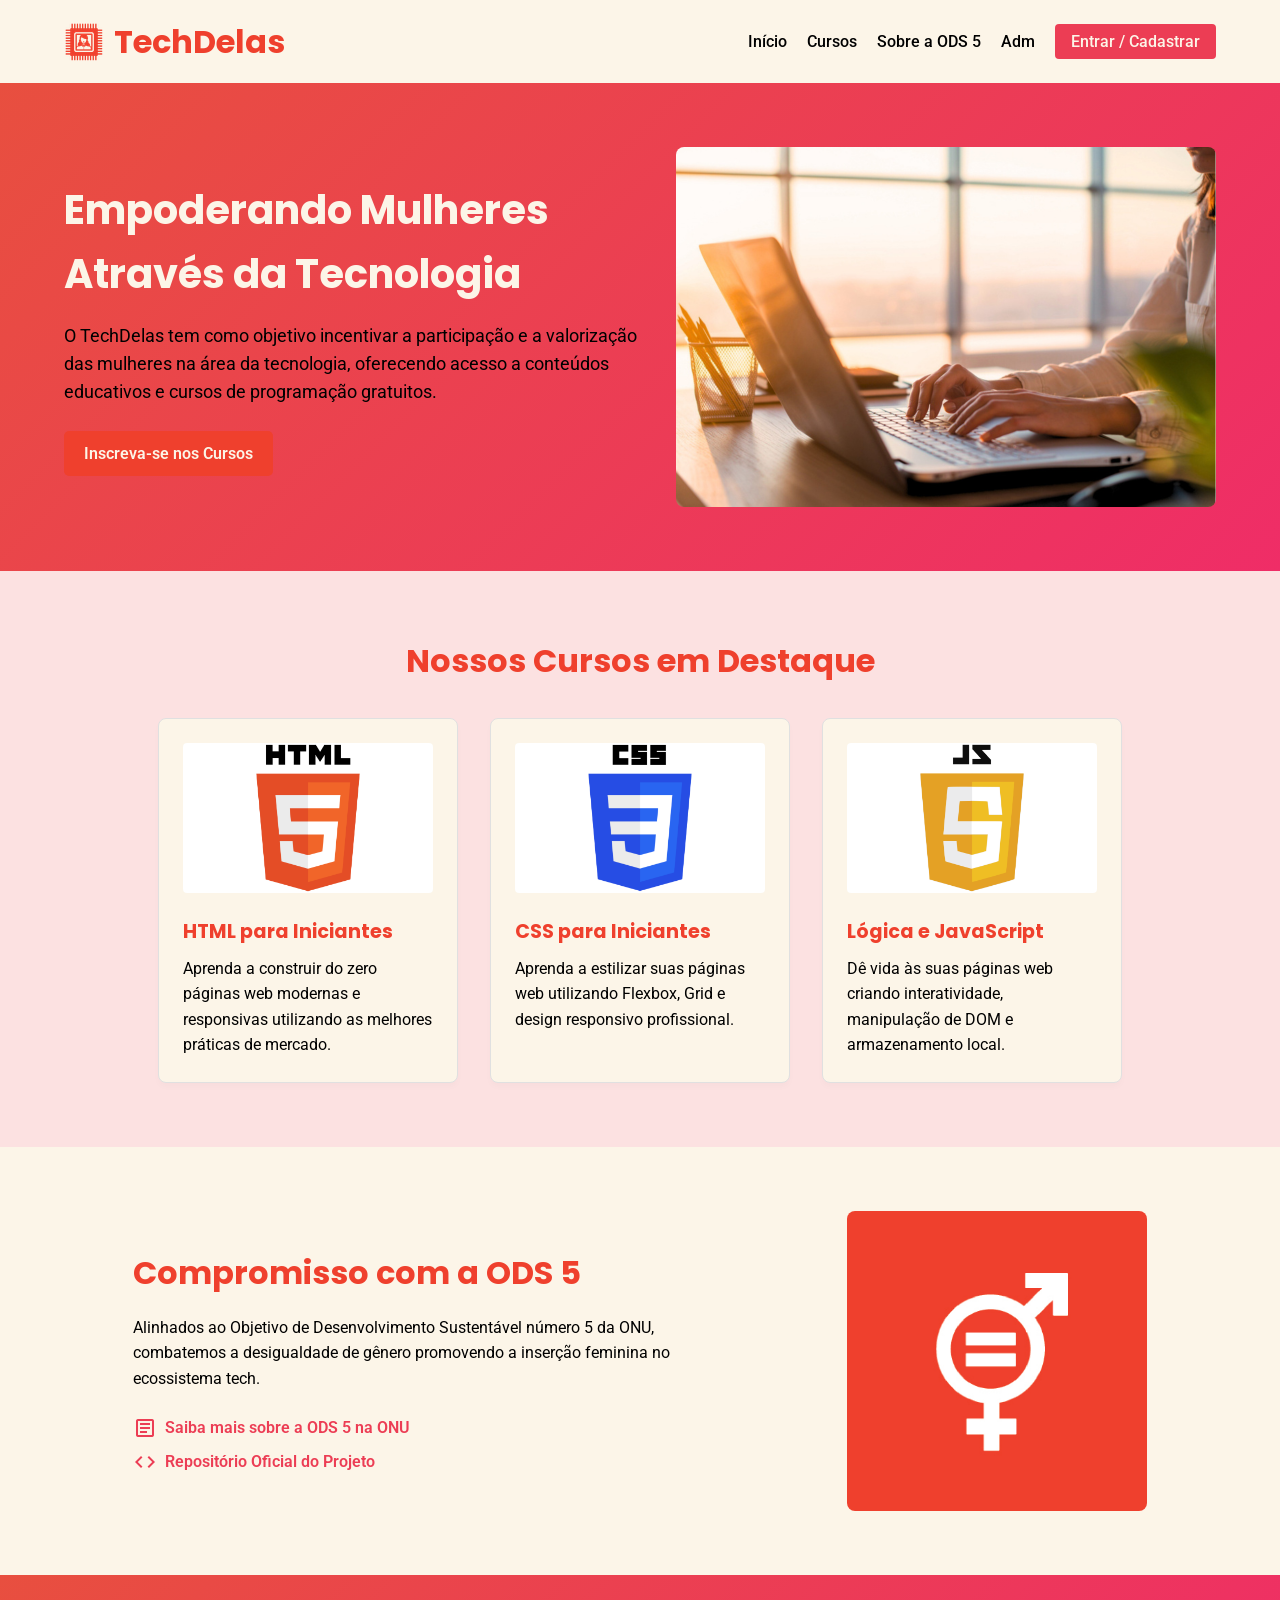
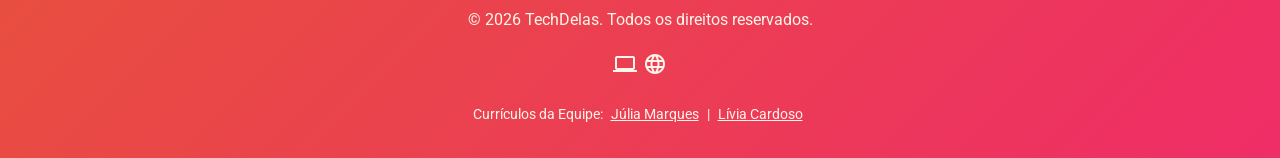
<file: index.html>
<!DOCTYPE html>
<html lang="pt-BR">
<head>
    <meta charset="UTF-8">
    <meta name="viewport" content="width=device-width, initial-scale=1.0">
    <title>TechDelas - Mulheres na Tecnologia</title>
    <link rel="preconnect" href="https://fonts.googleapis.com">
    <link rel="preconnect" href="https://fonts.gstatic.com" crossorigin>
    <link href="https://fonts.googleapis.com/css2?family=Poppins:wght@400;600;700&family=Roboto:wght@400;500&display=swap" rel="stylesheet">
    <link rel="stylesheet" href="css/style.css">
    <link href="https://fonts.googleapis.com/icon?family=Material+Icons+Outlined" rel="stylesheet">
</head>
<body>

    <!-- Cabeçalho -->
    <header>
        <div class="logo-container">
            <img src="imagens/icon.png" alt="Logotipo TechDelas" class="logo-img">
            <h1>TechDelas</h1>
        </div>
        <nav>
            <ul>
                <li><a href="#inicio">Início</a></li>
                <li><a href="#cursos">Cursos</a></li>
                <li><a href="#sobre">Sobre a ODS 5</a></li>
                <li><a href="adm.html">Adm</a></li>
                <li><a href="login.html" class="btn-login">Entrar / Cadastrar</a></li>
            </ul>
        </nav>
    </header>

    <!-- Conteúdo Principal -->
    <main>
        <section id="inicio" class="hero">
            <div class="hero-content">
                <h2>Empoderando Mulheres Através da Tecnologia</h2>
                <p>O TechDelas tem como objetivo incentivar a participação e a valorização das mulheres na área da tecnologia, oferecendo acesso a conteúdos educativos e cursos de programação gratuitos.</p>
                <a href="login.html" class="cta-link">Inscreva-se nos Cursos</a>
            </div>
            <img src="imagens/banner.png" alt="Mulheres programando juntas" class="banner-img">
        </section>

        <section id="cursos" class="courses">
            <h2>Nossos Cursos em Destaque</h2>
            <div class="course-grid">
                <article class="course-card">
                    <img src="imagens/curso-html.png" alt="Curso de HTML" class="course-img">
                    <h3>HTML para Iniciantes</h3>
                    <p>Aprenda a construir do zero páginas web modernas e responsivas utilizando as melhores práticas de mercado.</p>
                </article>

                 <article class="course-card">
                    <img src="imagens/curso-css.png" alt="Curso de CSS" class="course-img">
                    <h3>CSS para Iniciantes</h3>
                    <p>Aprenda a estilizar suas páginas web utilizando Flexbox, Grid e design responsivo profissional.</p>
                </article>

                <article class="course-card">
                    <img src="imagens/curso-js.png" alt="Curso de JavaScript" class="course-img">
                    <h3>Lógica e JavaScript</h3>
                    <p>Dê vida às suas páginas web criando interatividade, manipulação de DOM e armazenamento local.</p>
                </article>
            </div>
        </section>

        <section id="sobre" class="ods-section">
            <div class="ods-info">
                <h2>Compromisso com a ODS 5</h2>
                <p>Alinhados ao Objetivo de Desenvolvimento Sustentável número 5 da ONU, combatemos a desigualdade de gênero promovendo a inserção feminina no ecossistema tech.</p>
               <div class="links-uteis">
                <a href="https://brasil.un.org/pt-br/sdgs/5" target="_blank">
                    <span class="material-icons-outlined">article</span>  &nbsp;&nbsp;Saiba mais sobre a ODS 5 na ONU
                </a>
                <a href="https://github.com/liviacs07/Projeto1-TechDelas" target="_blank">
                    <span class="material-icons-outlined">code</span>  &nbsp;&nbsp;Repositório Oficial do Projeto
                </a>
            </div>
            </div>
            <img src="imagens/ods5-igualdade.jpg" alt="Ícone representativo da ODS 5" class="ods-img">
        </section>
    </main>

    <!-- Rodapé -->
    <footer>
        <div class="footer-content">
            <p>&copy; 2026 TechDelas. Todos os direitos reservados.</p>
            <div class="icones-sociais">
                <span class="material-icons-outlined">computer</span>
                <span class="material-icons-outlined">language</span>
            </div>
            <div class="curriculos-integrantes">
                <span>Currículos da Equipe:</span>
                <a href="cvj/cvj.html" target="_blank">Júlia Marques</a> |
                <a href="cvl/cvl.html" target="_blank">Lívia Cardoso</a>
            </div>
        </div>
    </footer>

</body>
</html>
</file>
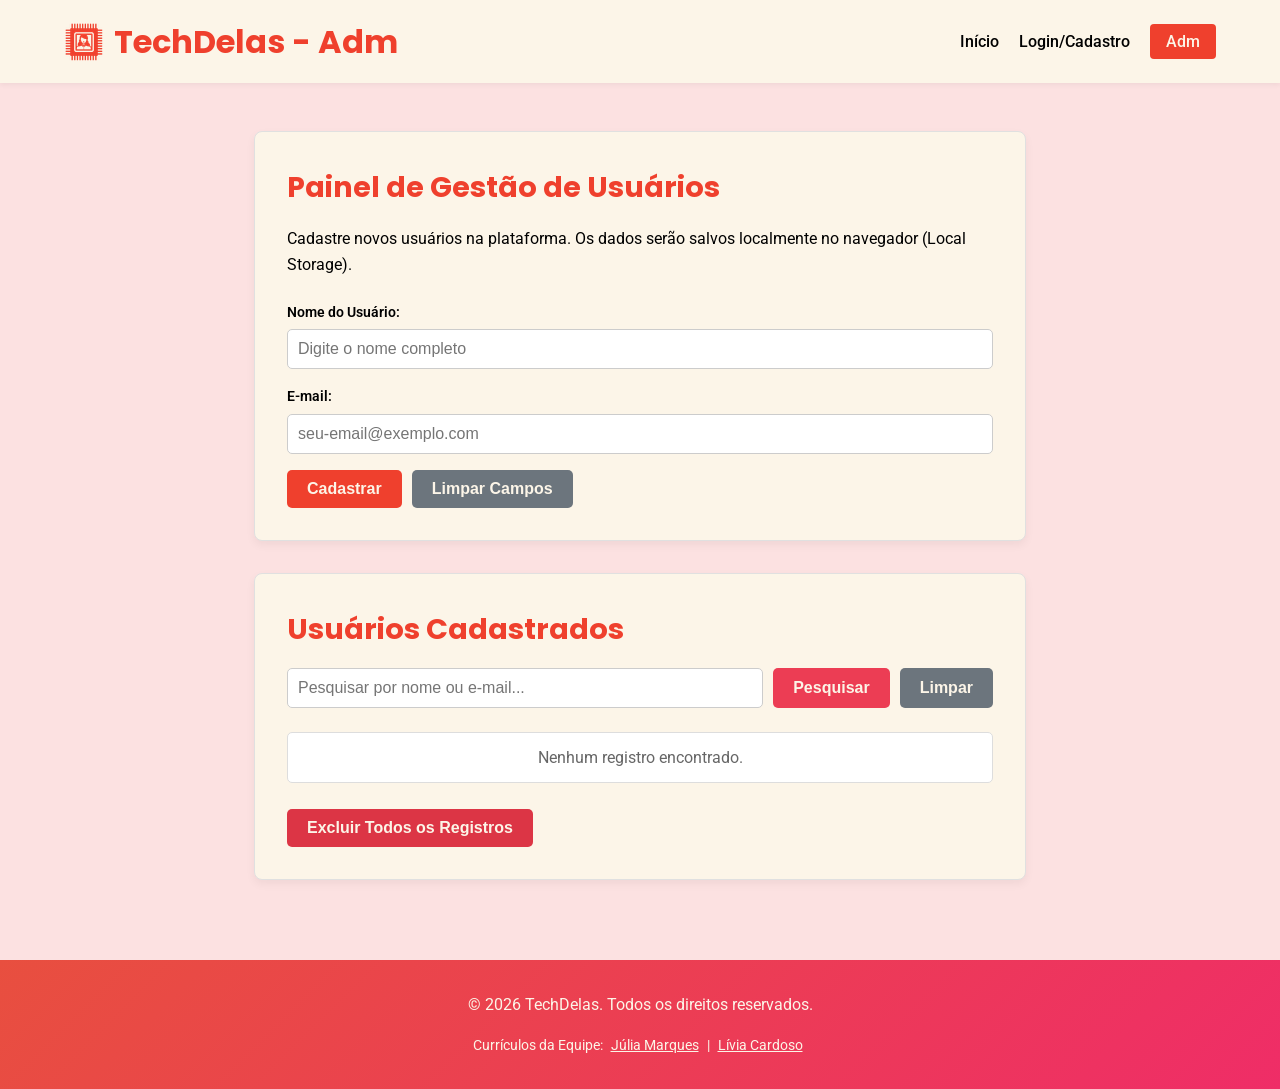
<file: adm.html>
<!DOCTYPE html>
<html lang="pt-BR">
<head>
    <meta charset="UTF-8">
    <meta name="viewport" content="width=device-width, initial-scale=1.0">
    <title>TechDelas - Painel Administrativo</title>
    <link rel="preconnect" href="https://fonts.googleapis.com">
    <link rel="preconnect" href="https://fonts.gstatic.com" crossorigin>
    <link href="https://fonts.googleapis.com/css2?family=Poppins:wght@400;600;700&family=Roboto:wght@400;500&display=swap" rel="stylesheet">
    <link rel="stylesheet" href="css/style.css">
    <link href="https://fonts.googleapis.com/icon?family=Material+Icons+Outlined" rel="stylesheet">
</head>
<body>

    <header>
        <div class="logo-container">
            <img src="imagens/icon.png" alt="Logotipo TechDelas" class="logo-img">
            <h1>TechDelas - Adm</h1>
        </div>
        <nav>
            <ul>
                <li><a href="index.html">Início</a></li>
                <li><a href="login.html">Login/Cadastro</a></li>
                <li><a href="adm.html" class="btn-login btn-adm-ativo">Adm</a></li>
            </ul>
        </nav>
    </header>

    <main class="adm-main">
        <div class="adm-card">
            <h2>Painel de Gestão de Usuários</h2>
            <p class="adm-descricao">Cadastre novos usuários na plataforma. Os dados serão salvos localmente no navegador (Local Storage).</p>
            
            <div class="adm-form">
                <div class="form-group">
                    <label for="nomeAdm">Nome do Usuário:</label>
                    <input type="text" id="nomeAdm" placeholder="Digite o nome completo" required>
                </div>
                <div class="form-group">
                    <label for="emailAdm">E-mail:</label>
                    <input type="email" id="emailAdm" placeholder="seu-email@exemplo.com" required>
                </div>
                <div class="adm-botoes">
                    <button type="button" id="btnCadastrar" class="btn-acao">Cadastrar</button>
                    <button type="button" id="btnLimpar" class="btn-acao btn-limpar">Limpar Campos</button>
                </div>
            </div>
        </div>

        <div class="adm-card">
            <h2>Usuários Cadastrados</h2>
            
            <div class="search-container">
                <input type="text" id="inputPesquisa" placeholder="Pesquisar por nome ou e-mail...">
                <button type="button" id="btnPesquisar" class="btn-acao btn-pesquisar">Pesquisar</button>
                <button type="button" id="btnLimparPesquisa" class="btn-acao btn-limpar">Limpar</button>
            </div>

            <ul id="listaCadastrados" class="lista-cadastrados">
                <!-- Preenchido via JavaScript -->
            </ul>

            <button type="button" id="btnExcluirTodos" class="btn-acao btn-excluir-todos">Excluir Todos os Registros</button>
        </div>
    </main>

    <footer>
        <div class="footer-content">
            <p>&copy; 2026 TechDelas. Todos os direitos reservados.</p>
            <div class="curriculos-integrantes">
                <span>Currículos da Equipe:</span>
                <a href="cvj/cvj.html" target="_blank">Júlia Marques</a> |
                <a href="cvl/cvl.html" target="_blank">Lívia Cardoso</a>
            </div>
        </div>
    </footer>

    <!-- Lógica JavaScript para Local Storage, DOM e Funcionalidades Exigidas -->
    <script>
        const STORAGE_KEY = 'techdelas_usuarios_p2';

        const inputNome = document.getElementById('nomeAdm');
        const inputEmail = document.getElementById('emailAdm');
        const btnCadastrar = document.getElementById('btnCadastrar');
        const btnLimpar = document.getElementById('btnLimpar');
        const inputPesquisa = document.getElementById('inputPesquisa');
        const btnPesquisar = document.getElementById('btnPesquisar');
        const btnLimparPesquisa = document.getElementById('btnLimparPesquisa');
        const listaCadastrados = document.getElementById('listaCadastrados');
        const btnExcluirTodos = document.getElementById('btnExcluirTodos');

        // Carregar dados ao iniciar a página
        document.addEventListener('DOMContentLoaded', () => {
            renderizarLista();
        });

        // 1. Função para incluir dados na lista e no Local Storage (Chave única, objetos JSON)
        btnCadastrar.addEventListener('click', () => {
            const nome = inputNome.value.trim();
            const email = inputEmail.value.trim();

            if (!nome || !email) {
                alert('Por favor, preencha o nome e o e-mail.');
                return;
            }

            const dataEnvio = new Date().toLocaleString('pt-BR');
            const novoUsuario = {
                data: dataEnvio,
                nome: nome,
                email: email
            };

            let usuarios = JSON.parse(localStorage.getItem(STORAGE_KEY)) || [];
            usuarios.push(novoUsuario);
            localStorage.setItem(STORAGE_KEY, JSON.stringify(usuarios));

            limparFormulario();
            renderizarLista();
        });

        // 5. Função para limpar os campos do formulário
        function limparFormulario() {
            inputNome.value = '';
            inputEmail.value = '';
            inputNome.focus();
        }
        btnLimpar.addEventListener('click', limparFormulario);

        // Renderizar lista (com suporte a pesquisa/filtro)
        function renderizarLista(termoFiltro = '') {
            listaCadastrados.innerHTML = '';
            let usuarios = JSON.parse(localStorage.getItem(STORAGE_KEY)) || [];

            // 4. Função de pesquisa dos itens da lista
            const termo = termoFiltro.toLowerCase();
            const usuariosFiltrados = usuarios.filter(user => 
                user.nome.toLowerCase().includes(termo) || 
                user.email.toLowerCase().includes(termo)
            );

            if (usuariosFiltrados.length === 0) {
                listaCadastrados.innerHTML = '<li class="sem-registros">Nenhum registro encontrado.</li>';
                return;
            }

            usuariosFiltrados.forEach((user) => {
                const realIndex = usuarios.findIndex(u => u.data === user.data && u.email === user.email);

                const li = document.createElement('li');
                li.innerHTML = `
                    <div>
                        <strong>${user.nome}</strong> (${user.email})<br>
                        <small class="data-envio">Enviado em: ${user.data}</small>
                    </div>
                    <button class="btn-excluir-item" onclick="excluirItem(${realIndex})">Excluir</button>
                `;
                listaCadastrados.appendChild(li);
            });
        }

        // Ação do botão Pesquisar
        btnPesquisar.addEventListener('click', () => {
            renderizarLista(inputPesquisa.value);
        });

        // Ação do botão Limpar Pesquisa
        btnLimparPesquisa.addEventListener('click', () => {
            inputPesquisa.value = '';
            renderizarLista();
        });

        // Permitir pesquisar ao pressionar Enter no input
        inputPesquisa.addEventListener('keypress', (e) => {
            if (e.key === 'Enter') {
                renderizarLista(inputPesquisa.value);
            }
        });

        // 2. Função para excluir um item específico da lista e do Local Storage (com confirmação)
        window.excluirItem = function(index) {
            let usuarios = JSON.parse(localStorage.getItem(STORAGE_KEY)) || [];
            if (confirm(`Deseja realmente excluir o usuário "${usuarios[index].nome}"?`)) {
                usuarios.splice(index, 1);
                localStorage.setItem(STORAGE_KEY, JSON.stringify(usuarios));
                renderizarLista(inputPesquisa.value);
            }
        };

        // 3. Função para excluir todos os itens da lista e do Local Storage (com confirmação)
        btnExcluirTodos.addEventListener('click', () => {
            let usuarios = JSON.parse(localStorage.getItem(STORAGE_KEY)) || [];
            if (usuarios.length === 0) {
                alert('A lista já está vazia.');
                return;
            }

            if (confirm('Tem certeza que deseja excluir TODOS os registros cadastrados?')) {
                localStorage.removeItem(STORAGE_KEY);
                renderizarLista();
                inputPesquisa.value = '';
            }
        });
    </script>
</body>
</html>
</file>
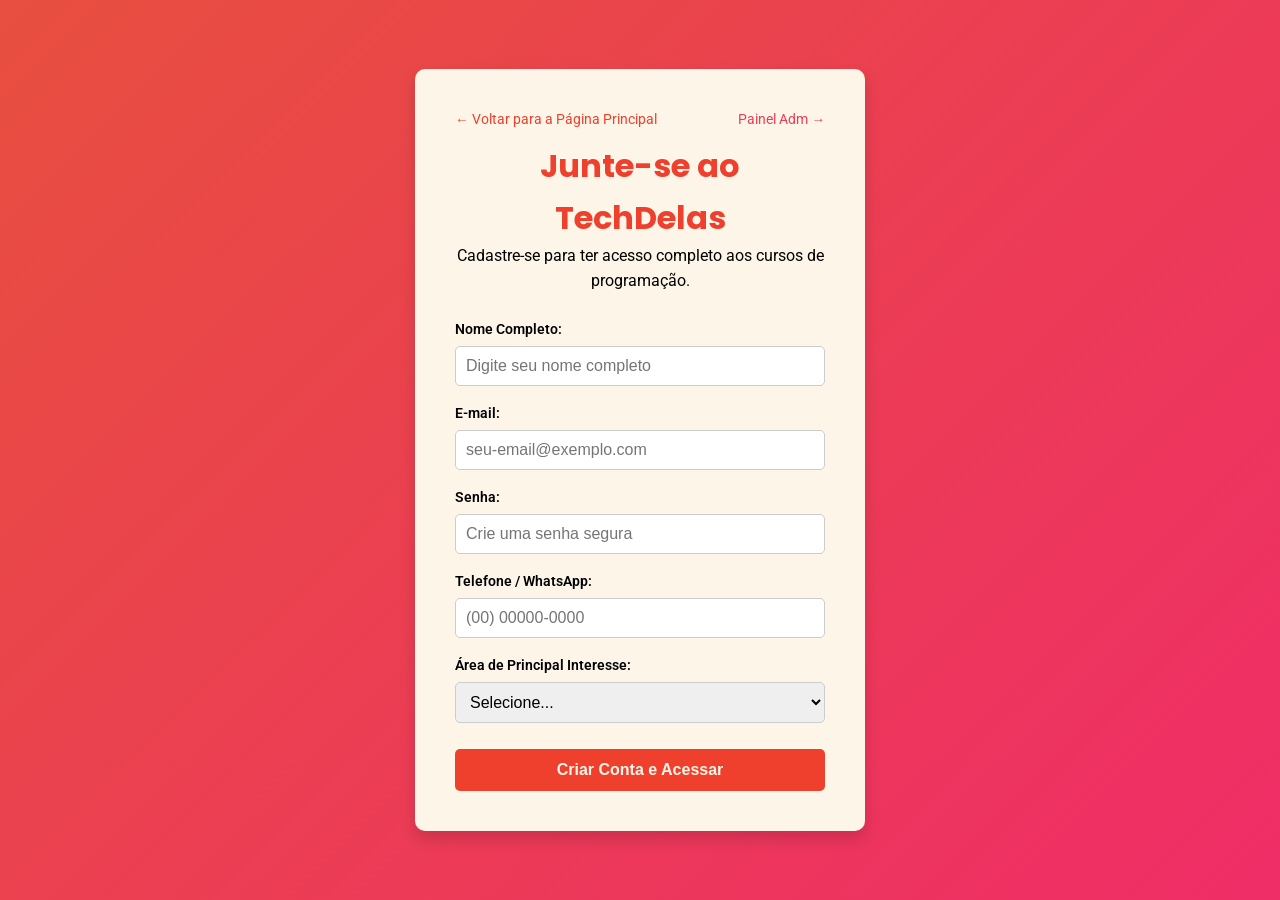
<file: login.html>
<!DOCTYPE html>
<html lang="pt-BR">
<head>
    <meta charset="UTF-8">
    <meta name="viewport" content="width=device-width, initial-scale=1.0">
    <title>TechDelas - Login e Cadastro</title>
    <link href="https://fonts.googleapis.com/css2?family=Poppins:wght@400;600&family=Roboto:wght@400&display=swap" rel="stylesheet">
    <link rel="stylesheet" href="css/style.css">
</head>
<body class="login-body">

    <div class="login-container">
        <div class="login-header">
            <div style="display: flex; justify-content: space-between; margin-bottom: 10px;">
                <a href="index.html" class="voltar-home">← Voltar para a Página Principal</a>
                <a href="adm.html" class="voltar-home" style="color: var(--cor-secundaria);">Painel Adm →</a>
            </div>
            <h1>Junte-se ao TechDelas</h1>
            <p>Cadastre-se para ter acesso completo aos cursos de programação.</p>
        </div>

        <form action="index.html" method="GET" class="login-form">
            <div class="form-group">
                <label for="nome">Nome Completo:</label>
                <input type="text" id="nome" name="nome" placeholder="Digite seu nome completo" required>
            </div>

            <div class="form-group">
                <label for="email">E-mail:</label>
                <input type="email" id="email" name="email" placeholder="seu-email@exemplo.com" required>
            </div>

            <div class="form-group">
                <label for="senha">Senha:</label>
                <input type="password" id="senha" name="senha" placeholder="Crie uma senha segura" required>
            </div>

            <div class="form-group">
                <label for="telefone">Telefone / WhatsApp:</label>
                <input type="tel" id="telefone" name="telefone" placeholder="(00) 00000-0000">
            </div>

            <div class="form-group">
                <label for="interesse">Área de Principal Interesse:</label>
                <select id="interesse" name="interesse" required>
                    <option value="">Selecione...</option>
                    <option value="html">Front-End (HTML/CSS)</option>
                    <option value="js">Lógica e JavaScript</option>
                    <option value="geral">Carreira em Tecnologia</option>
                </select>
            </div>

            <button type="submit" class="btn-enviar">Criar Conta e Acessar</button>
        </form>
    </div>

</body>
</html>
</file>
<file: css/style.css>
/* Configuração Geral e Variáveis de Cores */
:root {
    --cor-principal: #ef402d; 
    --cor-secundaria: #EC3D54; 
    --cor-fundo: #fce1e1;      
    --cor-texto: #000000;     
    --cor-branco: #fcf5e8;
}

* {
    margin: 0;
    padding: 0;
    box-sizing: border-box;
}

body {
    font-family: 'Roboto', sans-serif;
    background-color: var(--cor-fundo);
    color: var(--cor-texto);
    line-height: 1.6;
    display: flex;
    flex-direction: column;
    min-height: 100vh;
}

main {
    flex: 1;
}

h1, h2, h3 {
    font-family: 'Poppins', sans-serif;
    color: var(--cor-principal);
}

/* Cabeçalho */
header {
    background-color: var(--cor-branco);
    display: flex;
    justify-content: space-between;
    align-items: center;
    padding: 1rem 5%;
    box-shadow: 0 2px 5px rgba(0,0,0,0.05);
}

.logo-container {
    display: flex;
    align-items: center;
    gap: 10px;
}

.logo-img {
    width: 40px;
    height: 40px;
}

nav ul {
    list-style: none;
    display: flex;
    align-items: center;
    gap: 20px;
}

nav a {
    text-decoration: none;
    color: var(--cor-texto);
    font-weight: 500;
    transition: color 0.3s;
}

nav a:hover {
    color: var(--cor-secundaria);
}

.btn-login {
    background-color: var(--cor-secundaria);
    color: var(--cor-branco) !important;
    padding: 8px 16px;
    border-radius: 4px;
}

.btn-adm-ativo {
    background-color: var(--cor-principal) !important;
}

/* Seção Hero */
.hero {
    display: flex;
    align-items: center;
    justify-content: space-between;
    padding: 4rem 5%;
    background: linear-gradient(135deg, #e84f3f 0%, #EF2D67 100%);
}

.hero-content {
    max-width: 50%;
}

.hero-content h2 {
    font-size: 2.5rem;
    margin-bottom: 1rem;
    color: #fcf5e8;
}

.hero-content p {
    margin-bottom: 1.5rem;
    font-size: 1.1rem;
}

.cta-link {
    display: inline-block;
    background-color: var(--cor-principal);
    color: var(--cor-branco);
    padding: 10px 20px;
    border-radius: 5px;
    text-decoration: none;
    font-weight: 600;
}

.hero-img, .ods-img {
    max-width: 300px;
    width: 100%;
    border-radius: 8px;
}

.banner-img {
    width: 540px;
    height: 360px;
    border-radius: 8px;
    object-fit: cover;
}

/* Seção de Cursos */
.courses {
    padding: 4rem 5%;
    text-align: center;
}

.courses h2 {
    margin-bottom: 2rem;
    font-size: 2rem;
}

.course-grid {
    display: flex;
    justify-content: center;
    gap: 2rem;
    flex-wrap: wrap;
}

.course-card {
    background: var(--cor-branco);
    border: 1px solid #e0e0e0;
    border-radius: 8px;
    width: 300px;
    padding: 1.5rem;
    text-align: left;
    box-shadow: 0 4px 6px rgba(0,0,0,0.02);
}

.course-img {
    width: 100%;
    height: 150px;
    object-fit: cover;
    border-radius: 4px;
    margin-bottom: 1rem;
}

.course-card h3 {
    font-size: 1.2rem;
    margin-bottom: 0.5rem;
}

/* Seção ODS */
.ods-section {
    display: flex;
    align-items: center;
    justify-content: space-around;
    padding: 4rem 5%;
    background-color: var(--cor-branco);
}

.ods-info {
    max-width: 50%;
}

.ods-info h2 {
    font-size: 2rem;
    margin-bottom: 1rem;
}

.links-uteis {
    margin-top: 1.5rem;
    display: flex;
    flex-direction: column;
    gap: 8px;
}

.links-uteis a {
    display: flex;
    align-items: center;
    color: var(--cor-secundaria);
    text-decoration: none;
    font-weight: 600;
}

/* Rodapé */
footer {
    background: linear-gradient(135deg, #e84f3f 0%, #EF2D67 100%);
    color: var(--cor-branco);
    text-align: center;
    padding: 2rem 5%;
    margin-top: auto;
}

.footer-content {
    display: flex;
    flex-direction: column;
    gap: 1rem;
    align-items: center;
}

.icones-sociais {
    font-size: 1.5rem;
}

.curriculos-integrantes {
    font-size: 0.9rem;
    color:#fcf5e8;
}

.curriculos-integrantes a {
    color: #fcf5e8;
    text-decoration: underline;
    margin: 0 5px;
}

/* Estilos da Página de Login */
.login-body {
    display: flex;
    justify-content: center;
    align-items: center;
    min-height: 100vh;
    background: linear-gradient(135deg, #e84f3f 0%, #EF2D67 100%);
}

.login-container {
    background: var(--cor-branco);
    padding: 2.5rem;
    border-radius: 10px;
    width: 100%;
    max-width: 450px;
    box-shadow: 0 8px 16px rgba(0,0,0,0.15);
}

.login-header {
    margin-bottom: 1.5rem;
    text-align: center;
}

.login-nav-links {
    display: flex;
    justify-content: space-between;
    margin-bottom: 10px;
}

.voltar-home {
    display: inline-block;
    font-size: 0.85rem;
    color: var(--cor-principal);
    text-decoration: none;
}

.link-adm-destaque {
    color: var(--cor-secundaria);
    font-weight: 600;
}

.form-group {
    margin-bottom: 1rem;
    text-align: left;
}

.form-group label {
    display: block;
    font-size: 0.9rem;
    font-weight: 600;
    margin-bottom: 5px;
}

.form-group input, .form-group select {
    width: 100%;
    padding: 10px;
    border: 1px solid #ccc;
    border-radius: 5px;
    font-size: 1rem;
}

.btn-enviar {
    width: 100%;
    padding: 12px;
    background-color: var(--cor-principal);
    color: var(--cor-branco);
    border: none;
    border-radius: 5px;
    font-size: 1rem;
    font-weight: 600;
    cursor: pointer;
    transition: background 0.3s;
    margin-top: 10px;
}

.btn-enviar:hover {
    background-color: var(--cor-secundaria);
}

/* =========================================================
   Estilos da Página de Administração (Projeto 2)
   ========================================================= */
.adm-main {
    padding: 3rem 5%;
    max-width: 900px;
    margin: 0 auto;
    width: 100%;
}

.adm-card {
    background: var(--cor-branco);
    padding: 2rem;
    border-radius: 8px;
    box-shadow: 0 4px 10px rgba(0,0,0,0.05);
    margin-bottom: 2rem;
    border: 1px solid #e0e0e0;
}

.adm-card h2 {
    margin-bottom: 1rem;
    font-size: 1.8rem;
}

.adm-descricao {
    margin-bottom: 1.5rem;
}

.adm-botoes {
    display: flex;
    gap: 10px;
    margin-top: 1rem;
    flex-wrap: wrap;
}

.btn-acao {
    padding: 10px 20px;
    background-color: var(--cor-principal);
    color: var(--cor-branco);
    border: none;
    border-radius: 5px;
    font-size: 1rem;
    font-weight: 600;
    cursor: pointer;
    transition: background 0.3s;
}

.btn-acao:hover {
    background-color: var(--cor-secundaria);
}

.btn-limpar {
    background-color: #6c757d;
}

.btn-limpar:hover {
    background-color: #5a6268;
}

.btn-pesquisar {
    background-color: var(--cor-secundaria);
}

.btn-pesquisar:hover {
    background-color: var(--cor-principal);
}

.btn-excluir-todos {
    background-color: #dc3545;
    margin-top: 1rem;
}

.btn-excluir-todos:hover {
    background-color: #c82333;
}

.search-container {
    display: flex;
    gap: 10px;
    margin-bottom: 1.5rem;
    flex-wrap: wrap;
}

.search-container input {
    flex: 1;
    min-width: 200px;
    padding: 10px;
    border: 1px solid #ccc;
    border-radius: 5px;
    font-size: 1rem;
}

.lista-cadastrados {
    list-style: none;
    padding: 0;
}

.lista-cadastrados li {
    background: #fff;
    padding: 12px 15px;
    margin-bottom: 10px;
    border-radius: 5px;
    border: 1px solid #ddd;
    display: flex;
    justify-content: space-between;
    align-items: center;
    gap: 12px;
}

.data-envio {
    color: #666;
}

.btn-excluir-item {
    background-color: #dc3545;
    color: var(--cor-branco);
    border: none;
    padding: 6px 12px;
    border-radius: 4px;
    cursor: pointer;
    font-size: 0.9rem;
}

.btn-excluir-item:hover {
    background-color: #c82333;
}

.sem-registros {
    text-align: center;
    color: #666;
    padding: 1rem;
    justify-content: center !important;
}
</file>
